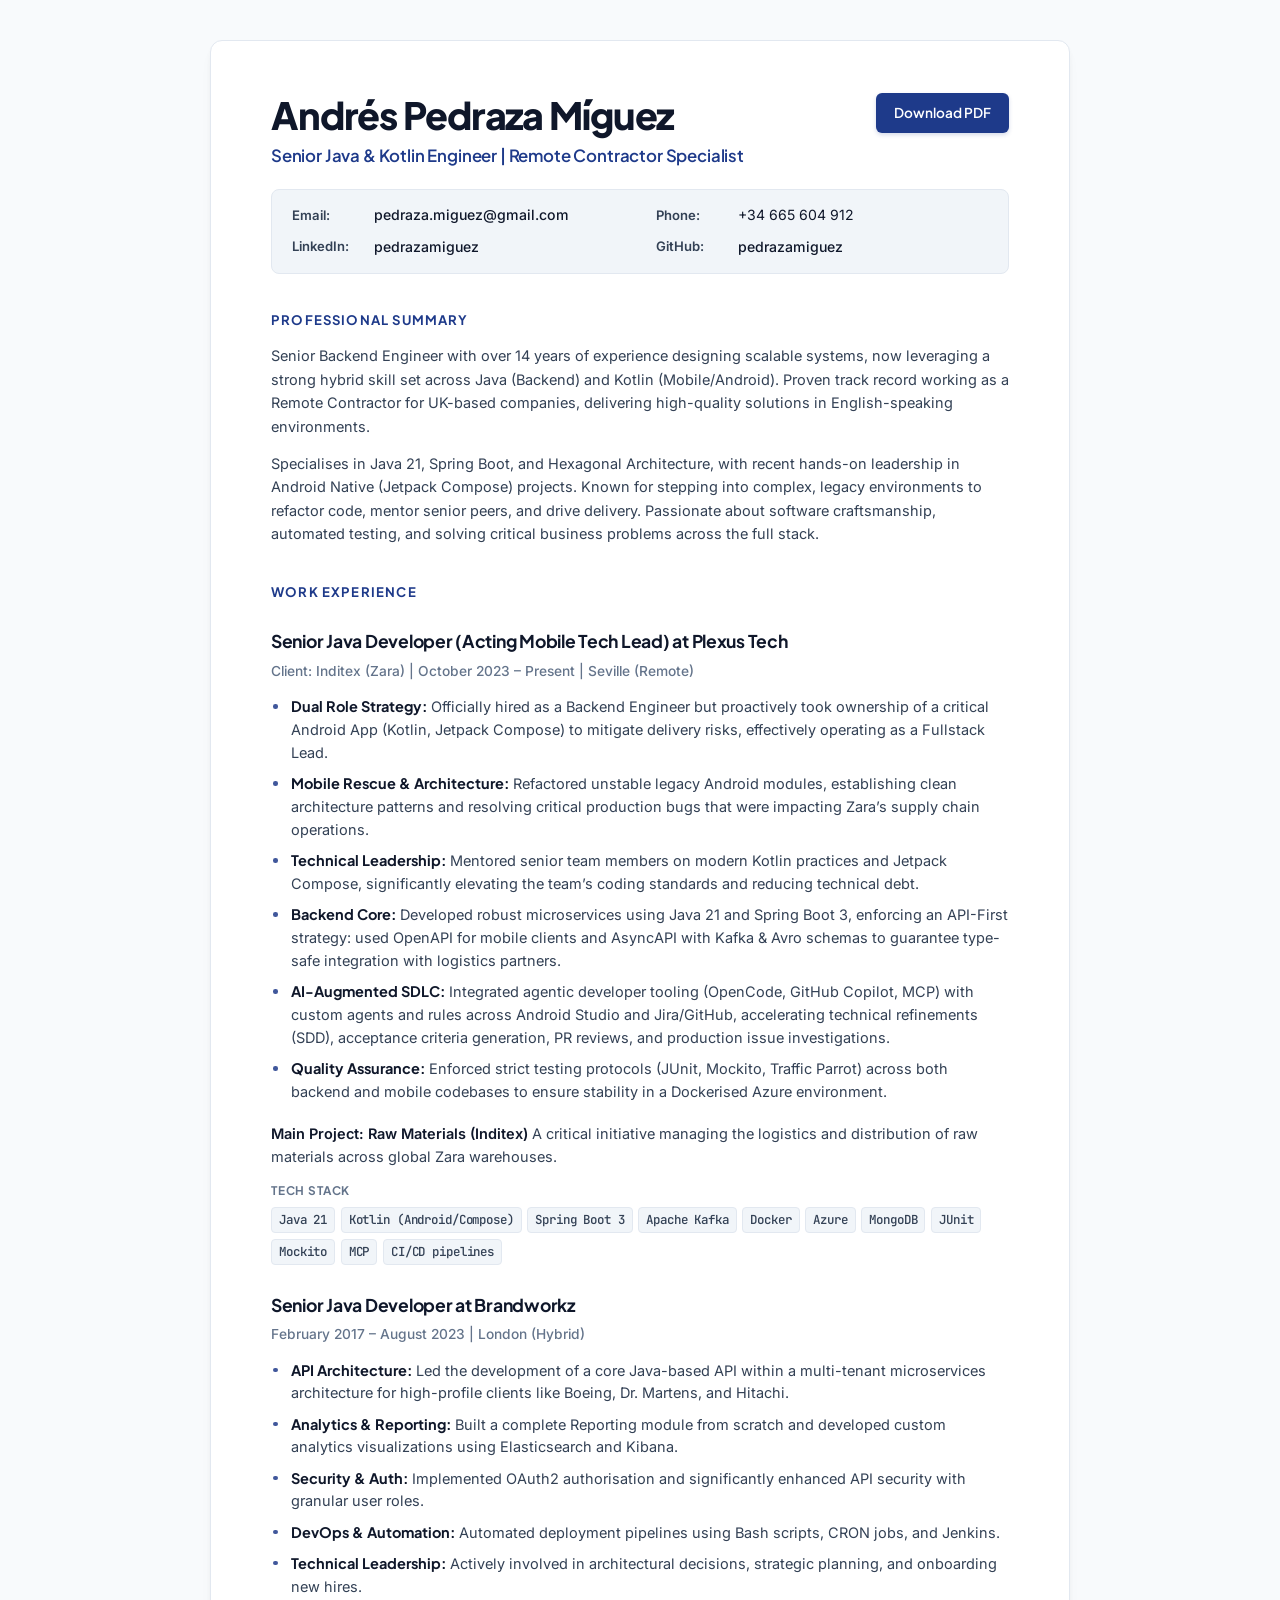
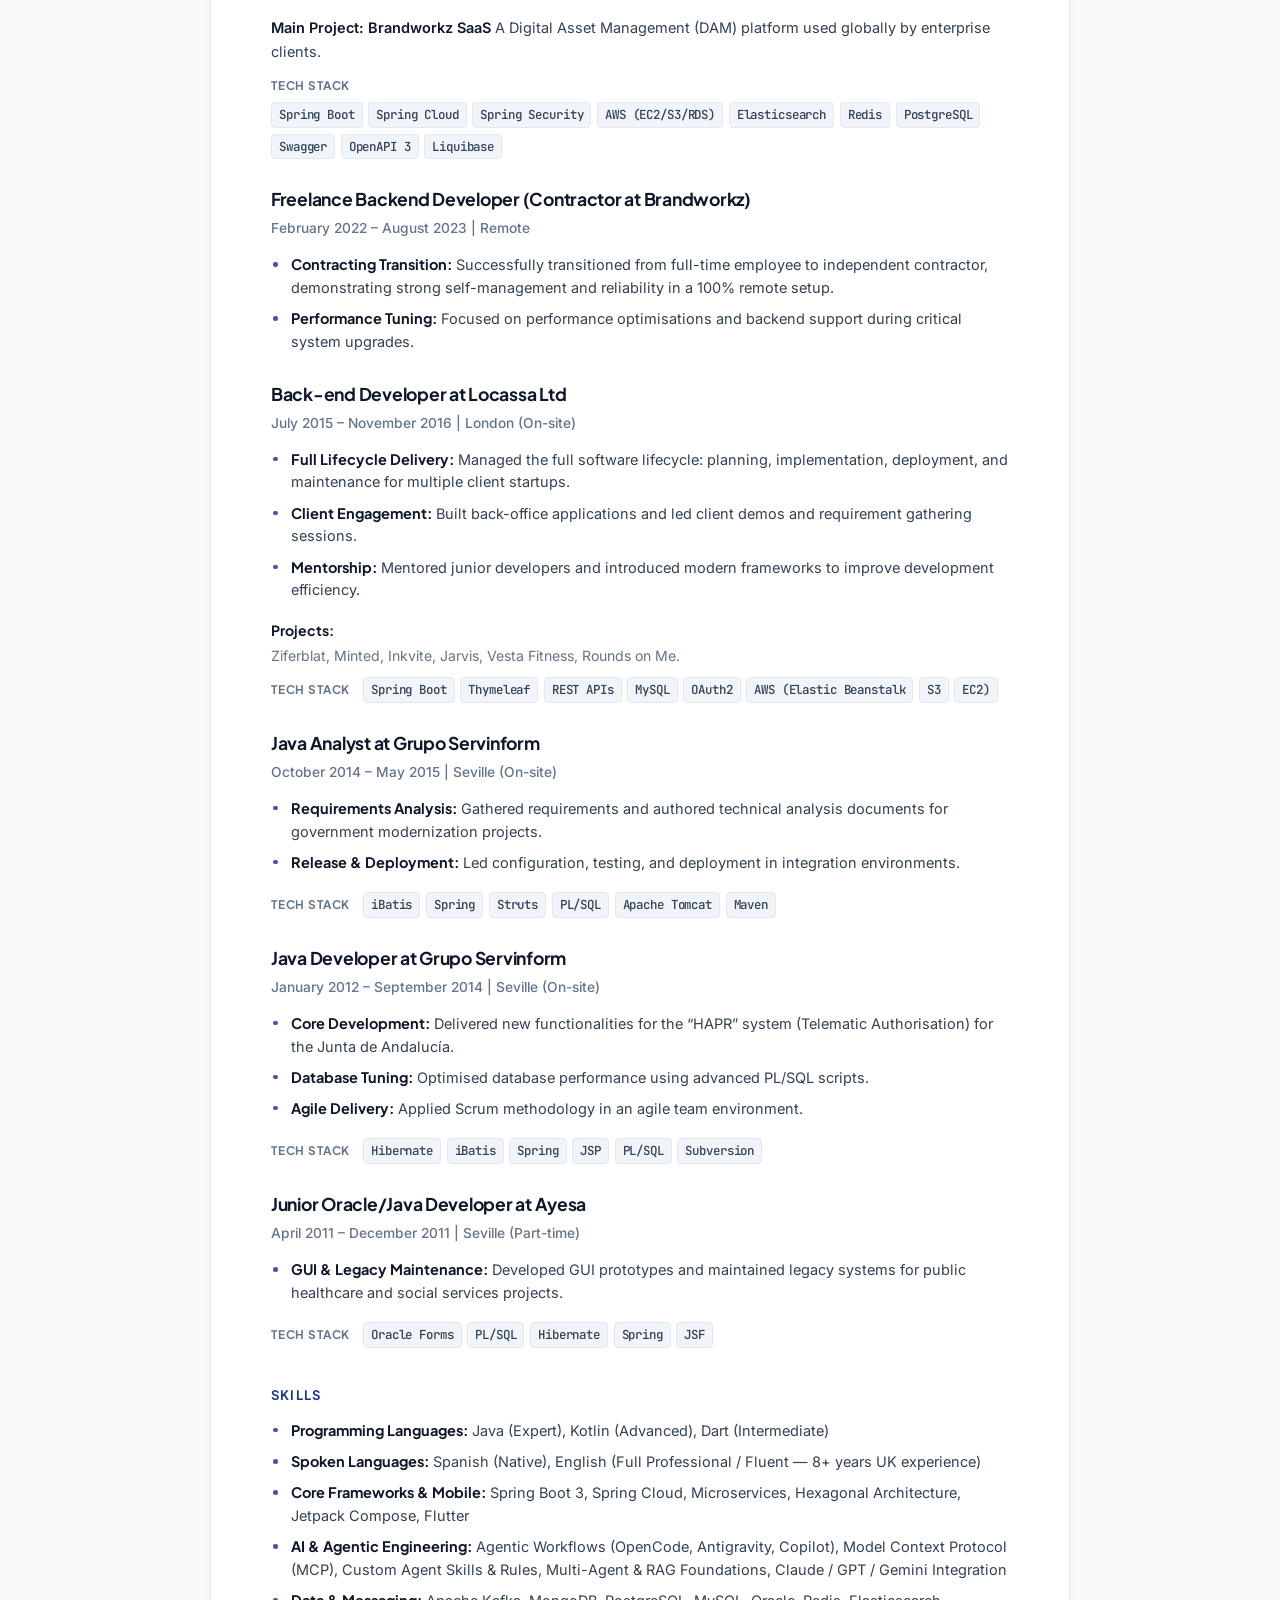
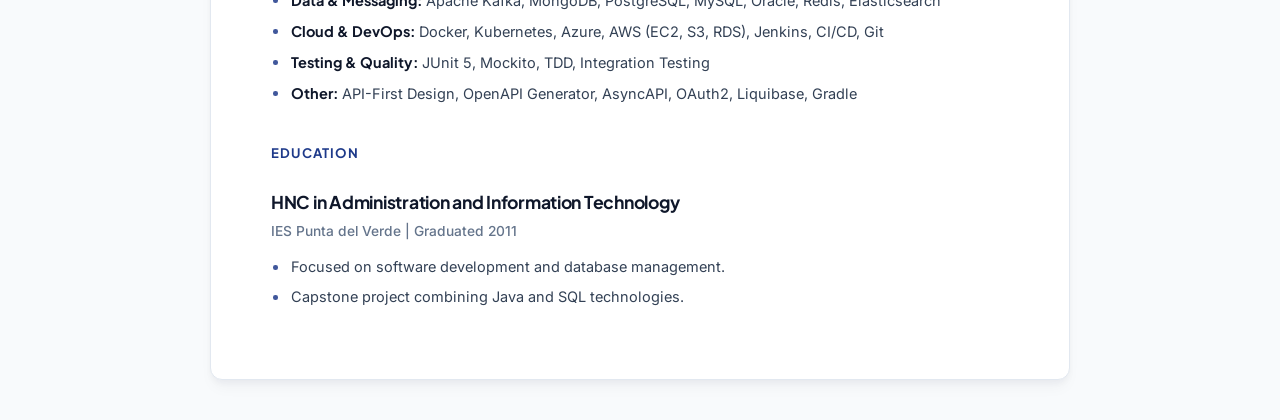
<file: index.html>
<!DOCTYPE html>
<html lang="en">
<head>
    <meta charset="UTF-8">
    <meta name="viewport" content="width=device-width, initial-scale=1.0">
    <title>Andrés Pedraza Míguez</title>
    <link rel="preconnect" href="https://fonts.googleapis.com">
    <link rel="preconnect" href="https://fonts.gstatic.com" crossorigin>
    <link href="https://fonts.googleapis.com/css2?family=Inter:ital,opsz,wght@0,14..32,100..900;1,14..32,100..900&family=JetBrains+Mono:wght@400;500;600&family=Plus+Jakarta+Sans:ital,wght@0,400..800;1,400..800&display=swap" rel="stylesheet">
    <style>
/* === Google Fonts Import === */
@import url('https://fonts.googleapis.com/css2?family=Inter:ital,opsz,wght@0,14..32,100..900;1,14..32,100..900&family=JetBrains+Mono:wght@400;500;600&family=Plus+Jakarta+Sans:ital,wght@0,400..800;1,400..800&display=swap');

/* === CSS Variables & Theme System === */
:root {
    --font-heading: 'Plus Jakarta Sans', -apple-system, BlinkMacSystemFont, 'Segoe UI', Roboto, sans-serif;
    --font-body: 'Inter', -apple-system, BlinkMacSystemFont, 'Segoe UI', Roboto, sans-serif;
    --font-mono: 'JetBrains Mono', 'SFMono-Regular', Consolas, Menlo, monospace;

    /* Executive Slate & Deep Navy Theme (Subtle, Refined, High-End) */
    --text-primary: #0f172a;       /* Slate 900 */
    --text-body: #334155;          /* Slate 700 */
    --text-muted: #64748b;         /* Slate 500 */
    --text-light: #94a3b8;         /* Slate 400 */

    --accent-primary: #1e3a8a;     /* Deep Executive Navy */
    --accent-hover: #0f172a;       /* Midnight Slate */
    --accent-link: #1d4ed8;        /* Classic Navy Link */
    --accent-subtle: #f8fafc;      /* Soft Slate */
    --accent-border: #cbd5e1;      /* Slate 300 */

    --bg-page: #f8fafc;            /* Slate 50 */
    --bg-card: #ffffff;            /* Pure White */
    --bg-muted: #f1f5f9;           /* Slate 100 */

    --border-subtle: #e2e8f0;      /* Slate 200 */
    --border-strong: #cbd5e1;      /* Slate 300 */

    --badge-bg: #f1f5f9;
    --badge-text: #334155;
    --badge-border: #e2e8f0;

    --shadow-card: 0 4px 6px -1px rgba(15, 23, 42, 0.04), 0 10px 15px -3px rgba(15, 23, 42, 0.04);
}

/* === Reset & Base Styles === */
* {
    margin: 0;
    padding: 0;
    box-sizing: border-box;
}

body {
    font-family: var(--font-body);
    font-size: 14.5px;
    color: var(--text-body);
    background-color: var(--bg-page);
    line-height: 1.6;
    padding: 40px 16px;
    -webkit-font-smoothing: antialiased;
    -moz-osx-font-smoothing: grayscale;
    overflow-x: hidden;
}

/* Document Container */
.cv-document {
    max-width: 860px;
    width: 100%;
    margin: 0 auto;
    background: var(--bg-card);
    padding: 52px 60px;
    border-radius: 12px;
    border: 1px solid var(--border-subtle);
    box-shadow: var(--shadow-card);
    word-wrap: break-word;
    overflow-wrap: break-word;
}

/* === Header Section === */
.cv-header {
    margin-bottom: 2.2rem;
}

.header-top {
    display: flex;
    justify-content: space-between;
    align-items: flex-start;
    gap: 1.5rem;
    margin-bottom: 1.25rem;
}

.header-titles {
    flex: 1;
}

h1 {
    font-family: var(--font-heading);
    font-size: 2.35rem;
    font-weight: 800;
    color: var(--text-primary);
    letter-spacing: -0.03em;
    line-height: 1.15;
    margin-bottom: 0.35rem;
    text-align: left;
}

.cv-subtitle,
h1 + p {
    font-family: var(--font-heading);
    font-size: 1.05rem;
    font-weight: 600;
    color: var(--accent-primary);
    letter-spacing: -0.01em;
    margin-bottom: 0;
    text-align: left;
}

.cv-subtitle em,
h1 + p em {
    font-style: normal;
    color: inherit;
    display: inline;
}

/* Download Action Button (Header Right) */
.header-action a,
a.download-btn {
    display: inline-flex;
    align-items: center;
    gap: 0.4rem;
    background: var(--accent-primary);
    color: #ffffff !important;
    padding: 9px 18px;
    border-radius: 6px;
    font-family: var(--font-heading);
    font-weight: 600;
    font-size: 0.85rem;
    text-decoration: none;
    box-shadow: 0 2px 4px rgba(30, 58, 138, 0.18);
    transition: all 0.15s ease;
    white-space: nowrap;
}

.header-action a:hover,
a.download-btn:hover {
    background: var(--accent-hover);
    box-shadow: 0 4px 8px rgba(30, 58, 138, 0.28);
    transform: translateY(-1px);
    text-decoration: none;
}

/* === Contact Structured Card & Grid === */
.contact-card {
    background: var(--bg-muted);
    border: 1px solid var(--border-subtle);
    border-radius: 8px;
    padding: 0.9rem 1.25rem;
    margin-top: 1rem;
}

.contact-grid {
    display: grid;
    grid-template-columns: repeat(2, 1fr);
    gap: 0.55rem 2rem;
    font-size: 0.88rem;
}

.contact-item {
    display: grid;
    grid-template-columns: 76px 1fr;
    align-items: center;
    gap: 0.4rem;
    color: var(--text-muted);
    min-width: 0;
}

.contact-label {
    font-weight: 600;
    color: var(--text-body);
    font-size: 0.82rem;
    white-space: nowrap;
}

.contact-value {
    color: var(--text-primary);
    min-width: 0;
    word-break: break-word;
    overflow-wrap: anywhere;
}

.contact-value a {
    color: var(--text-primary);
    font-weight: 500;
    text-decoration: none;
    word-break: break-word;
    overflow-wrap: anywhere;
}

.contact-value a:hover {
    color: var(--accent-link);
    text-decoration: underline;
}

/* === Section Headings (h2) === */
h2 {
    font-family: var(--font-heading);
    font-size: 0.82rem;
    font-weight: 700;
    text-transform: uppercase;
    letter-spacing: 0.09em;
    color: var(--accent-primary);
    margin-top: 2.2rem;
    margin-bottom: 0.9rem;
    padding-bottom: 0;
    border-bottom: none; /* Removed gray horizontal line */
    display: flex;
    align-items: center;
}

/* === Job Titles & Roles (h3) === */
h3 {
    font-family: var(--font-heading);
    font-size: 1.1rem;
    font-weight: 700;
    color: var(--text-primary);
    margin-top: 1.6rem;
    margin-bottom: 0.25rem;
    letter-spacing: -0.015em;
}

/* Subtitles, Company Names, Dates & Locations */
h3 + p em,
p > em {
    font-family: var(--font-body);
    font-size: 0.86rem;
    font-weight: 500;
    color: var(--text-muted);
    font-style: normal;
    display: block;
    margin-top: 0;
    margin-bottom: 0.8rem;
}

/* === Paragraphs & Content Lists === */
p {
    margin-bottom: 0.85rem;
    color: var(--text-body);
    line-height: 1.62;
}

/* Custom Uncut Circular Bullets */
ul {
    list-style: none;
    margin-left: 0;
    padding-left: 0;
    margin-bottom: 1.1rem;
}

li {
    position: relative;
    padding-left: 1.25rem;
    margin-bottom: 0.45rem;
    color: var(--text-body);
    line-height: 1.58;
}

li::before {
    content: "";
    position: absolute;
    left: 0.15rem;
    top: 0.62em;
    width: 4.5px;
    height: 4.5px;
    border-radius: 50%;
    background-color: var(--accent-primary);
    opacity: 0.85;
}

/* Bullet Lead-In Emphasis (e.g. **Dual Role Strategy:**) */
li > strong:first-child {
    font-family: var(--font-heading);
    font-weight: 700;
    color: var(--text-primary);
}

/* Regular bold words */
strong {
    font-weight: 600;
    color: var(--text-primary);
}

/* === Project Highlight Row === */
.project-highlight {
    margin-top: 0.85rem;
    margin-bottom: 0.5rem;
    font-size: 0.88rem;
    line-height: 1.55;
    color: var(--text-body);
}

.project-label {
    font-family: var(--font-heading);
    font-weight: 700;
    color: var(--text-primary);
}

.project-desc {
    display: block;
    margin-top: 0.2rem;
    color: var(--text-muted);
}

/* === Tech Stack Badge Container === */
.tech-stack-container {
    display: flex;
    flex-wrap: wrap;
    align-items: center;
    gap: 0.4rem 0.5rem;
    margin: 0.65rem 0 1.2rem 0;
    font-size: 0.85rem;
}

.tech-stack-label {
    font-family: var(--font-heading);
    font-weight: 700;
    font-size: 0.74rem;
    text-transform: uppercase;
    letter-spacing: 0.07em;
    color: var(--text-muted);
    margin-right: 0.3rem;
    white-space: nowrap;
}

.tech-pills {
    display: inline-flex;
    flex-wrap: wrap;
    align-items: center;
    gap: 0.35rem;
}

.tech-pill {
    background-color: var(--badge-bg);
    color: var(--badge-text);
    border: 1px solid var(--badge-border);
    padding: 2px 7px;
    border-radius: 4px;
    font-size: 0.78rem;
    font-family: var(--font-mono);
    font-weight: 500;
    letter-spacing: -0.01em;
}

/* === Horizontal Rules (Hidden for Clean Modern Spacing) === */
hr {
    display: none;
}

/* === Links === */
a {
    color: var(--accent-link);
    text-decoration: none;
    font-weight: 500;
    transition: color 0.15s ease;
}

a:hover {
    color: var(--accent-hover);
    text-decoration: underline;
}

/* === Code blocks & inline === */
code,
pre {
    font-family: var(--font-mono);
    background: var(--bg-muted);
    color: var(--text-primary);
    padding: 2px 6px;
    border-radius: 4px;
    font-size: 0.88em;
    border: 1px solid var(--border-subtle);
}

/* === Blockquote === */
blockquote {
    border-left: 3px solid var(--accent-primary);
    padding-left: 1rem;
    color: var(--text-muted);
    margin: 1rem 0;
    background-color: var(--bg-muted);
    border-radius: 0 6px 6px 0;
    padding: 0.5rem 1rem;
}

/* === Table Style === */
table {
    width: 100%;
    border-collapse: collapse;
    margin-bottom: 1.2rem;
}

th,
td {
    padding: 0.6rem 0.8rem;
    border-bottom: 1px solid var(--border-subtle);
    text-align: left;
}

th {
    font-family: var(--font-heading);
    font-weight: 700;
    color: var(--text-primary);
    font-size: 0.85rem;
    text-transform: uppercase;
    letter-spacing: 0.04em;
    background-color: var(--bg-muted);
}

/* === Responsive Styles (Tablet & Mobile Web) === */
@media screen and (max-width: 768px) {
    body {
        padding: 24px 12px;
    }

    .cv-document {
        padding: 36px 30px;
        border-radius: 10px;
    }

    h1 {
        font-size: 2.1rem;
    }

    .contact-grid {
        gap: 0.55rem 1.25rem;
    }
}

@media screen and (max-width: 600px) {
    body {
        padding: 12px 8px;
        font-size: 14px;
    }

    .cv-document {
        padding: 24px 16px;
        border-radius: 8px;
        box-shadow: 0 2px 4px rgba(15, 23, 42, 0.05);
    }

    .cv-header {
        margin-bottom: 1.6rem;
    }

    .header-top {
        flex-direction: column;
        align-items: stretch;
        gap: 0.85rem;
        margin-bottom: 0.85rem;
    }

    h1 {
        font-size: 1.75rem;
        letter-spacing: -0.025em;
        line-height: 1.18;
        margin-bottom: 0.25rem;
    }

    .cv-subtitle,
    h1 + p {
        font-size: 0.95rem;
        line-height: 1.4;
    }

    .header-action {
        width: 100%;
        margin-top: 0.25rem;
    }

    .header-action a,
    a.download-btn {
        display: flex;
        width: 100%;
        justify-content: center;
        padding: 10px 16px;
        font-size: 0.88rem;
    }

    .contact-card {
        padding: 0.75rem 0.9rem;
        margin-top: 0.75rem;
    }

    .contact-grid {
        grid-template-columns: 1fr;
        gap: 0.45rem;
        font-size: 0.85rem;
    }

    .contact-item {
        grid-template-columns: 72px 1fr;
        gap: 0.35rem;
    }

    h2 {
        font-size: 0.78rem;
        margin-top: 1.6rem;
        margin-bottom: 0.65rem;
    }

    h3 {
        font-size: 1.02rem;
        margin-top: 1.25rem;
        margin-bottom: 0.2rem;
    }

    h3 + p em,
    p > em {
        font-size: 0.82rem;
        margin-bottom: 0.65rem;
    }

    p {
        font-size: 0.88rem;
        line-height: 1.55;
        margin-bottom: 0.75rem;
    }

    ul {
        margin-bottom: 0.85rem;
    }

    li {
        font-size: 0.88rem;
        line-height: 1.52;
        padding-left: 1.15rem;
        margin-bottom: 0.4rem;
    }

    li::before {
        left: 0.1rem;
        top: 0.55em;
        width: 4px;
        height: 4px;
    }

    .project-highlight {
        font-size: 0.85rem;
        margin-top: 0.65rem;
        margin-bottom: 0.4rem;
    }

    .tech-stack-container {
        gap: 0.35rem 0.4rem;
        margin: 0.5rem 0 0.9rem 0;
    }

    .tech-stack-label {
        width: 100%;
        margin-bottom: 0.15rem;
        margin-right: 0;
    }

    .tech-pill {
        font-size: 0.74rem;
        padding: 2px 6px;
    }
}

@media screen and (max-width: 380px) {
    body {
        padding: 8px 4px;
    }

    .cv-document {
        padding: 20px 12px;
    }

    h1 {
        font-size: 1.55rem;
    }

    .contact-item {
        grid-template-columns: 65px 1fr;
    }
}

/* === Page Setup & Print (PDF) === */
@page {
    size: A4;
    margin: 14mm 14mm 14mm 14mm;
}

@media print {
    html, body {
        background: #ffffff !important;
        color: #1e293b !important;
        font-size: 12.5px;
        line-height: 1.46;
        padding: 0 !important;
        margin: 0 !important;
        -webkit-print-color-adjust: exact;
        print-color-adjust: exact;
    }

    .cv-document {
        max-width: 100% !important;
        padding: 0 !important;
        margin: 0 !important;
        background: transparent !important;
        border: none !important;
        box-shadow: none !important;
        border-radius: 0 !important;
    }

    .cv-header {
        margin-bottom: 1.2rem;
    }

    .header-top {
        margin-bottom: 0.6rem;
    }

    h1 {
        font-size: 1.95rem;
        margin-bottom: 0.2rem;
        color: #0f172a !important;
    }

    .cv-subtitle,
    h1 + p {
        font-size: 0.95rem;
        margin-bottom: 0;
        color: #1e3a8a !important;
    }

    .contact-card {
        padding: 0.5rem 0.9rem;
        margin-top: 0.75rem;
        margin-bottom: 1.2rem;
        background: #f8fafc !important;
        border: 1px solid #e2e8f0 !important;
        border-radius: 6px;
    }

    .contact-grid {
        grid-template-columns: repeat(2, 1fr);
        gap: 0.35rem 1.5rem;
        font-size: 0.78rem;
    }

    .contact-item {
        display: grid;
        grid-template-columns: 70px 1fr;
        align-items: center;
        gap: 0.35rem;
    }

    .contact-label {
        font-size: 0.75rem;
        white-space: nowrap;
    }

    h2 {
        font-size: 0.78rem;
        margin-top: 1.3rem;
        margin-bottom: 0.45rem;
        padding-bottom: 0;
        color: #1e3a8a !important;
        border-bottom: none !important;
        page-break-after: avoid;
        break-after: avoid;
    }

    h3 {
        font-size: 0.98rem;
        margin-top: 1.1rem;
        margin-bottom: 0.15rem;
        color: #0f172a !important;
        page-break-after: avoid;
        break-after: avoid;
    }

    h3 + p em,
    p > em {
        margin-bottom: 0.45rem;
        font-size: 0.8rem;
        color: #64748b !important;
        page-break-after: avoid;
        break-after: avoid;
    }

    li {
        padding-left: 1rem;
        margin-bottom: 0.35rem;
    }

    li::before {
        left: 0.1rem;
        top: 0.58em;
        width: 4px;
        height: 4px;
        background-color: #1e3a8a !important;
        -webkit-print-color-adjust: exact;
        print-color-adjust: exact;
    }

    .project-highlight {
        margin-top: 0.5rem;
        margin-bottom: 0.35rem;
        font-size: 0.82rem;
    }

    .tech-stack-container {
        margin: 0.45rem 0 0.8rem 0;
        page-break-inside: avoid;
        break-inside: avoid;
    }

    .tech-stack-label {
        font-size: 0.72rem;
    }

    .tech-pill {
        background-color: #f1f5f9 !important;
        color: #334155 !important;
        border: 1px solid #e2e8f0 !important;
        font-size: 0.74rem;
        padding: 1px 5px;
    }

    ul {
        margin-left: 0;
        padding-left: 0;
        margin-bottom: 0.7rem;
    }

    p {
        margin-bottom: 0.5rem;
    }

    hr {
        display: none !important;
    }

    a {
        color: #1e3a8a !important;
        text-decoration: none;
    }
}
    </style>
</head>
<body>
    <main class="cv-document">
<header class="cv-header">
  <div class="header-top">
    <div class="header-titles">
      <h1>Andrés Pedraza Míguez</h1>
      <p class="cv-subtitle">Senior Java &amp; Kotlin Engineer | Remote Contractor Specialist</p>
    </div>
    <div class="header-action"><a href="CV_andres_pedraza_miguez.pdf" download>Download PDF</a></div>
  </div>
  <div class="contact-card">
    <div class="contact-grid">
      <div class="contact-item"><span class="contact-label">Email:</span> <span class="contact-value"><a href="mailto:pedraza.miguez@gmail.com">pedraza.miguez@gmail.com</a></span></div>
      <div class="contact-item"><span class="contact-label">Phone:</span> <span class="contact-value">+34 665 604 912</span></div>
      <div class="contact-item"><span class="contact-label">LinkedIn:</span> <span class="contact-value"><a href="https://www.linkedin.com/in/pedrazamiguez/">pedrazamiguez</a></span></div>
      <div class="contact-item"><span class="contact-label">GitHub:</span> <span class="contact-value"><a href="https://github.com/pedrazamiguez">pedrazamiguez</a></span></div>
    </div>
  </div>
</header>
<h2>Professional Summary</h2>
<p>Senior Backend Engineer with over 14 years of experience designing scalable systems, now leveraging a strong hybrid skill set across Java (Backend) and Kotlin (Mobile/Android). Proven track record working as a Remote Contractor for UK-based companies, delivering high-quality solutions in English-speaking environments.</p>
<p>Specialises in Java 21, Spring Boot, and Hexagonal Architecture, with recent hands-on leadership in Android Native (Jetpack Compose) projects. Known for stepping into complex, legacy environments to refactor code, mentor senior peers, and drive delivery. Passionate about software craftsmanship, automated testing, and solving critical business problems across the full stack.</p>
<h2>Work Experience</h2>
<h3>Senior Java Developer (Acting Mobile Tech Lead) at Plexus Tech</h3>
<p><em>Client: Inditex (Zara) | October 2023 – Present | Seville (Remote)</em></p>
<ul>
<li><strong>Dual Role Strategy:</strong> Officially hired as a Backend Engineer but proactively took ownership of a critical Android App (Kotlin, Jetpack Compose) to mitigate delivery risks, effectively operating as a Fullstack Lead.</li>
<li><strong>Mobile Rescue &amp; Architecture:</strong> Refactored unstable legacy Android modules, establishing clean architecture patterns and resolving critical production bugs that were impacting Zara&rsquo;s supply chain operations.</li>
<li><strong>Technical Leadership:</strong> Mentored senior team members on modern Kotlin practices and Jetpack Compose, significantly elevating the team&rsquo;s coding standards and reducing technical debt.</li>
<li><strong>Backend Core:</strong> Developed robust microservices using Java 21 and Spring Boot 3, enforcing an API-First strategy: used OpenAPI for mobile clients and AsyncAPI with Kafka &amp; Avro schemas to guarantee type-safe integration with logistics partners.</li>
<li><strong>AI-Augmented SDLC:</strong> Integrated agentic developer tooling (OpenCode, GitHub Copilot, MCP) with custom agents and rules across Android Studio and Jira/GitHub, accelerating technical refinements (SDD), acceptance criteria generation, PR reviews, and production issue investigations.</li>
<li><strong>Quality Assurance:</strong> Enforced strict testing protocols (JUnit, Mockito, Traffic Parrot) across both backend and mobile codebases to ensure stability in a Dockerised Azure environment.</li>
</ul>
<p><strong>Main Project: Raw Materials (Inditex)</strong>
A critical initiative managing the logistics and distribution of raw materials across global Zara warehouses.</p>
<div class="tech-stack-container"><span class="tech-stack-label">TECH STACK</span><div class="tech-pills"><span class="tech-pill">Java 21</span><span class="tech-pill">Kotlin (Android/Compose)</span><span class="tech-pill">Spring Boot 3</span><span class="tech-pill">Apache Kafka</span><span class="tech-pill">Docker</span><span class="tech-pill">Azure</span><span class="tech-pill">MongoDB</span><span class="tech-pill">JUnit</span><span class="tech-pill">Mockito</span><span class="tech-pill">MCP</span><span class="tech-pill">CI/CD pipelines</span></div></div>
<hr />
<h3>Senior Java Developer at Brandworkz</h3>
<p><em>February 2017 – August 2023 | London (Hybrid)</em></p>
<ul>
<li><strong>API Architecture:</strong> Led the development of a core Java-based API within a multi-tenant microservices architecture for high-profile clients like Boeing, Dr. Martens, and Hitachi.</li>
<li><strong>Analytics &amp; Reporting:</strong> Built a complete Reporting module from scratch and developed custom analytics visualizations using Elasticsearch and Kibana.</li>
<li><strong>Security &amp; Auth:</strong> Implemented OAuth2 authorisation and significantly enhanced API security with granular user roles.</li>
<li><strong>DevOps &amp; Automation:</strong> Automated deployment pipelines using Bash scripts, CRON jobs, and Jenkins.</li>
<li><strong>Technical Leadership:</strong> Actively involved in architectural decisions, strategic planning, and onboarding new hires.</li>
</ul>
<p><strong>Main Project: Brandworkz SaaS</strong>
A Digital Asset Management (DAM) platform used globally by enterprise clients.</p>
<div class="tech-stack-container"><span class="tech-stack-label">TECH STACK</span><div class="tech-pills"><span class="tech-pill">Spring Boot</span><span class="tech-pill">Spring Cloud</span><span class="tech-pill">Spring Security</span><span class="tech-pill">AWS (EC2/S3/RDS)</span><span class="tech-pill">Elasticsearch</span><span class="tech-pill">Redis</span><span class="tech-pill">PostgreSQL</span><span class="tech-pill">Swagger</span><span class="tech-pill">OpenAPI 3</span><span class="tech-pill">Liquibase</span></div></div>
<hr />
<h3>Freelance Backend Developer (Contractor at Brandworkz)</h3>
<p><em>February 2022 – August 2023 | Remote</em></p>
<ul>
<li><strong>Contracting Transition:</strong> Successfully transitioned from full-time employee to independent contractor, demonstrating strong self-management and reliability in a 100% remote setup.</li>
<li><strong>Performance Tuning:</strong> Focused on performance optimisations and backend support during critical system upgrades.</li>
</ul>
<hr />
<h3>Back-end Developer at Locassa Ltd</h3>
<p><em>July 2015 – November 2016 | London (On-site)</em></p>
<ul>
<li><strong>Full Lifecycle Delivery:</strong> Managed the full software lifecycle: planning, implementation, deployment, and maintenance for multiple client startups.</li>
<li><strong>Client Engagement:</strong> Built back-office applications and led client demos and requirement gathering sessions.</li>
<li><strong>Mentorship:</strong> Mentored junior developers and introduced modern frameworks to improve development efficiency.</li>
</ul>
<div class="project-highlight"><span class="project-label">Projects:</span> <span class="project-desc">Ziferblat, Minted, Inkvite, Jarvis, Vesta Fitness, Rounds on Me.</span></div>
<div class="tech-stack-container"><span class="tech-stack-label">TECH STACK</span><div class="tech-pills"><span class="tech-pill">Spring Boot</span><span class="tech-pill">Thymeleaf</span><span class="tech-pill">REST APIs</span><span class="tech-pill">MySQL</span><span class="tech-pill">OAuth2</span><span class="tech-pill">AWS (Elastic Beanstalk</span><span class="tech-pill">S3</span><span class="tech-pill">EC2)</span></div></div>
<hr />
<h3>Java Analyst at Grupo Servinform</h3>
<p><em>October 2014 – May 2015 | Seville (On-site)</em></p>
<ul>
<li><strong>Requirements Analysis:</strong> Gathered requirements and authored technical analysis documents for government modernization projects.</li>
<li><strong>Release &amp; Deployment:</strong> Led configuration, testing, and deployment in integration environments.</li>
</ul>
<div class="tech-stack-container"><span class="tech-stack-label">TECH STACK</span><div class="tech-pills"><span class="tech-pill">iBatis</span><span class="tech-pill">Spring</span><span class="tech-pill">Struts</span><span class="tech-pill">PL/SQL</span><span class="tech-pill">Apache Tomcat</span><span class="tech-pill">Maven</span></div></div>
<hr />
<h3>Java Developer at Grupo Servinform</h3>
<p><em>January 2012 – September 2014 | Seville (On-site)</em></p>
<ul>
<li><strong>Core Development:</strong> Delivered new functionalities for the &ldquo;HAPR&rdquo; system (Telematic Authorisation) for the Junta de Andalucía.</li>
<li><strong>Database Tuning:</strong> Optimised database performance using advanced PL/SQL scripts.</li>
<li><strong>Agile Delivery:</strong> Applied Scrum methodology in an agile team environment.</li>
</ul>
<div class="tech-stack-container"><span class="tech-stack-label">TECH STACK</span><div class="tech-pills"><span class="tech-pill">Hibernate</span><span class="tech-pill">iBatis</span><span class="tech-pill">Spring</span><span class="tech-pill">JSP</span><span class="tech-pill">PL/SQL</span><span class="tech-pill">Subversion</span></div></div>
<hr />
<h3>Junior Oracle/Java Developer at Ayesa</h3>
<p><em>April 2011 – December 2011 | Seville (Part-time)</em></p>
<ul>
<li><strong>GUI &amp; Legacy Maintenance:</strong> Developed GUI prototypes and maintained legacy systems for public healthcare and social services projects.</li>
</ul>
<div class="tech-stack-container"><span class="tech-stack-label">TECH STACK</span><div class="tech-pills"><span class="tech-pill">Oracle Forms</span><span class="tech-pill">PL/SQL</span><span class="tech-pill">Hibernate</span><span class="tech-pill">Spring</span><span class="tech-pill">JSF</span></div></div>
<h2>Skills</h2>
<ul>
<li><strong>Programming Languages:</strong> Java (Expert), Kotlin (Advanced), Dart (Intermediate)</li>
<li><strong>Spoken Languages:</strong> Spanish (Native), English (Full Professional / Fluent — 8+ years UK experience)</li>
<li><strong>Core Frameworks &amp; Mobile:</strong> Spring Boot 3, Spring Cloud, Microservices, Hexagonal Architecture, Jetpack Compose, Flutter</li>
<li><strong>AI &amp; Agentic Engineering:</strong> Agentic Workflows (OpenCode, Antigravity, Copilot), Model Context Protocol (MCP), Custom Agent Skills &amp; Rules, Multi-Agent &amp; RAG Foundations, Claude / GPT / Gemini Integration</li>
<li><strong>Data &amp; Messaging:</strong> Apache Kafka, MongoDB, PostgreSQL, MySQL, Oracle, Redis, Elasticsearch</li>
<li><strong>Cloud &amp; DevOps:</strong> Docker, Kubernetes, Azure, AWS (EC2, S3, RDS), Jenkins, CI/CD, Git</li>
<li><strong>Testing &amp; Quality:</strong> JUnit 5, Mockito, TDD, Integration Testing</li>
<li><strong>Other:</strong> API-First Design, OpenAPI Generator, AsyncAPI, OAuth2, Liquibase, Gradle</li>
</ul>
<h2>Education</h2>
<h3>HNC in Administration and Information Technology</h3>
<p><em>IES Punta del Verde | Graduated 2011</em></p>
<ul>
<li>Focused on software development and database management.</li>
<li>Capstone project combining Java and SQL technologies.</li>
</ul>
    </main>
</body>
</html>
</file>
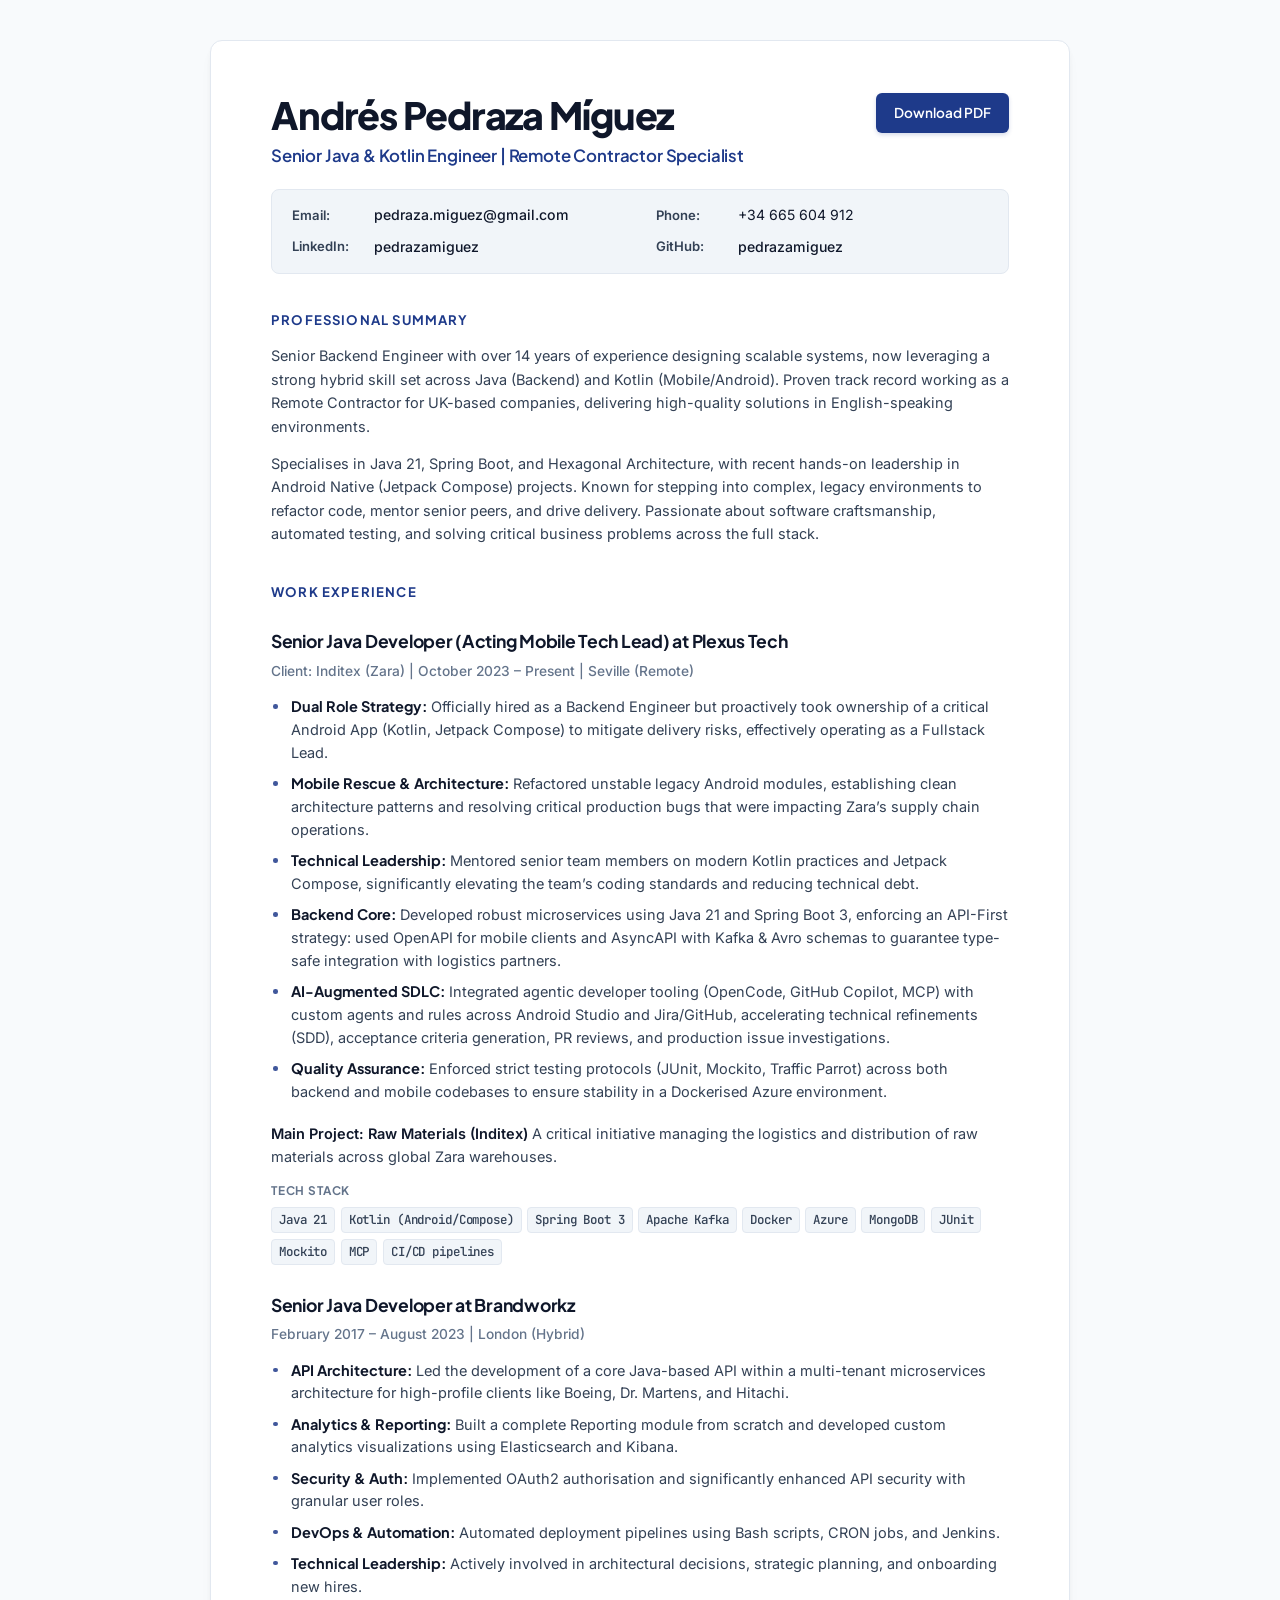
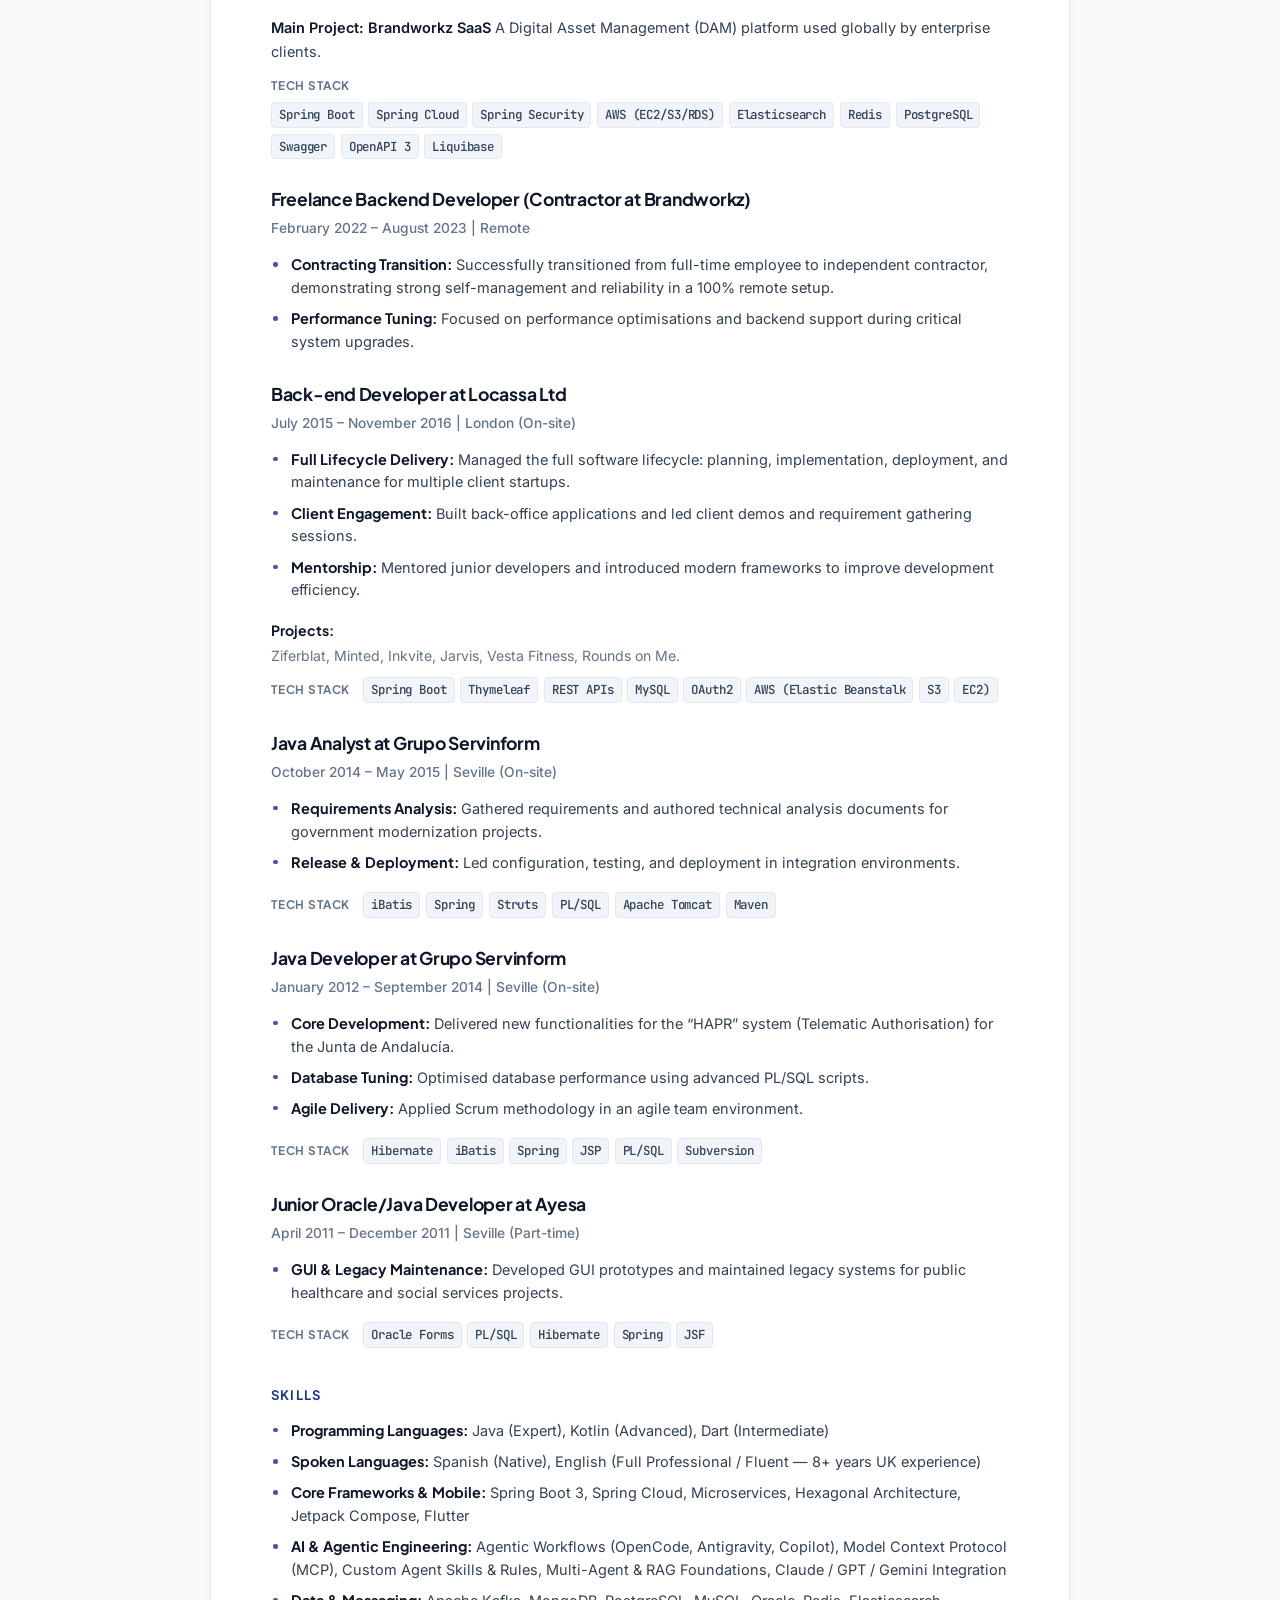
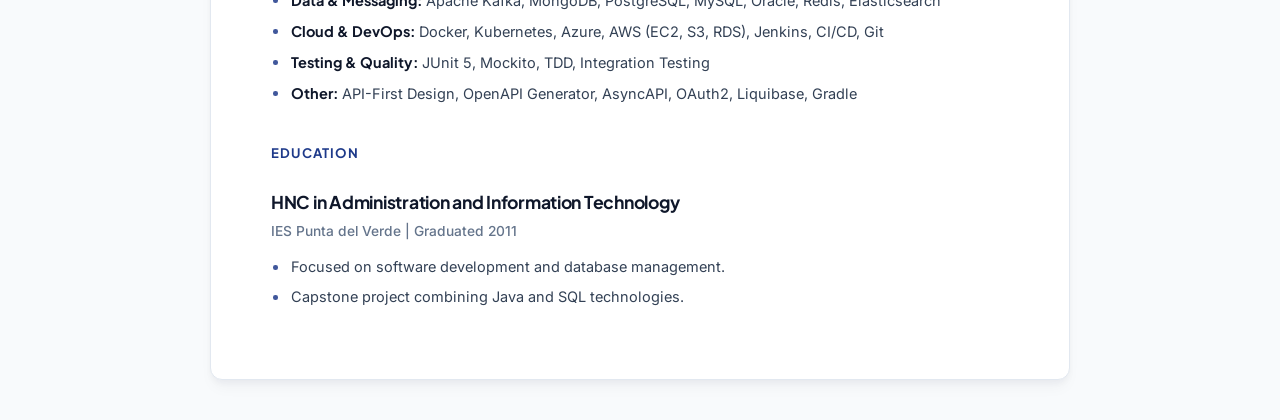
<file: tailored/index.html>
<!DOCTYPE html>
<html lang="en">
<head>
    <meta charset="UTF-8">
    <meta http-equiv="refresh" content="0; url=../">
    <link rel="canonical" href="https://pedrazamiguez.github.io/">
    <title>Redirecting to Andrés Pedraza Míguez CV...</title>
    <script>window.location.replace("../");</script>
</head>
<body>
    <p>Redirecting to <a href="../">Andrés Pedraza Míguez - Online CV</a>...</p>
</body>
</html>
</file>
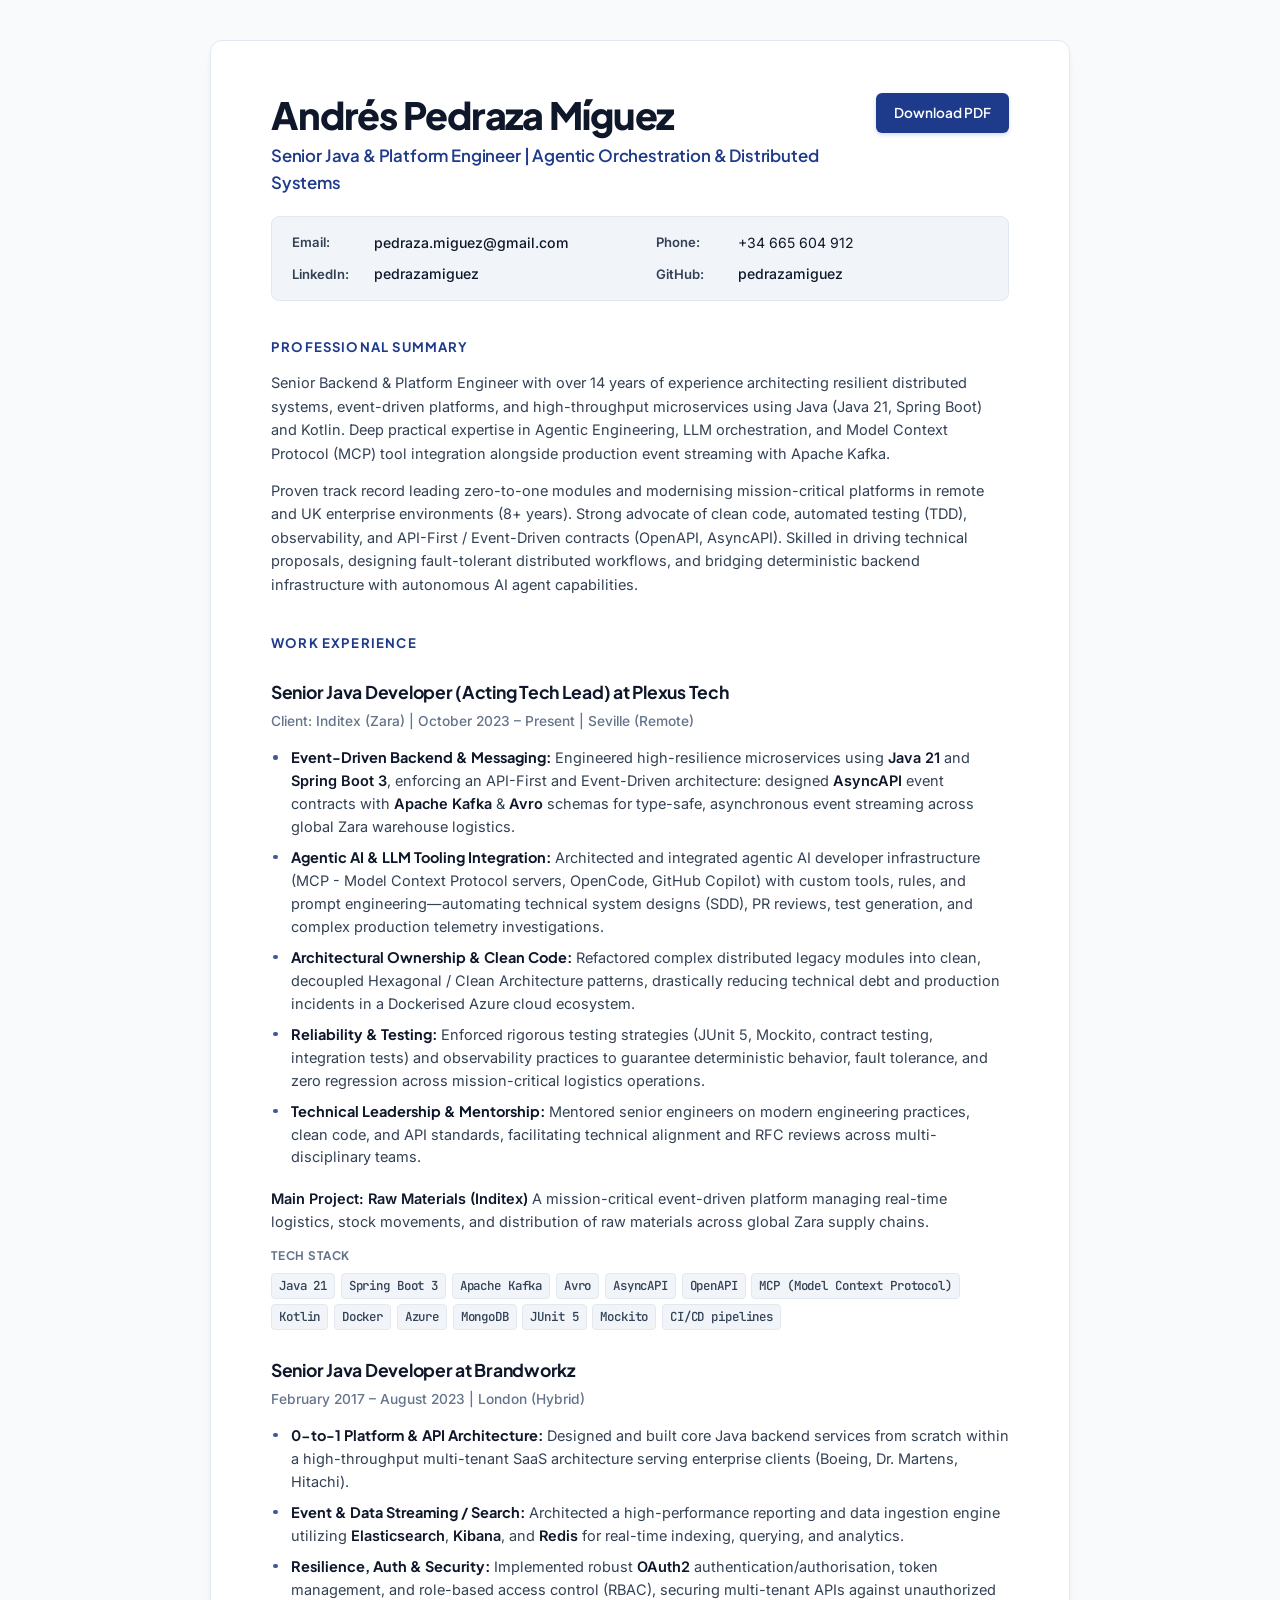
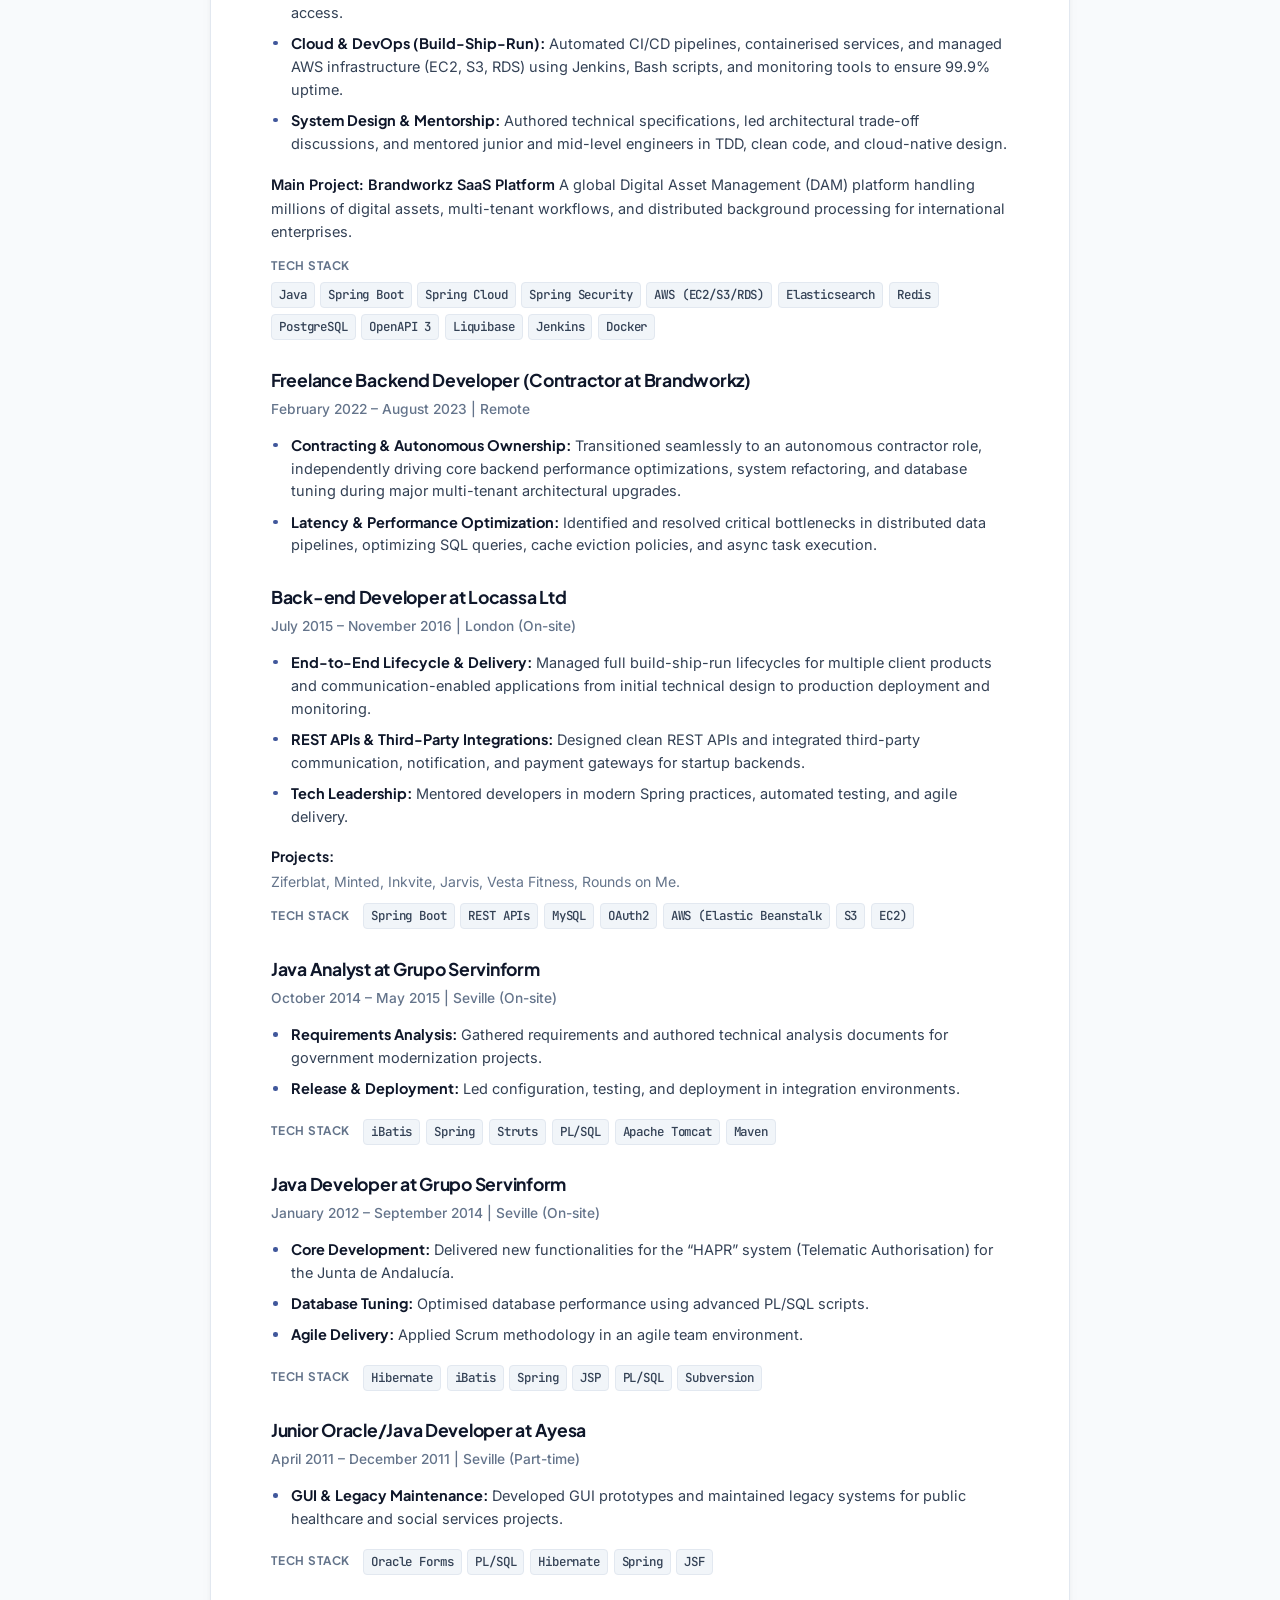
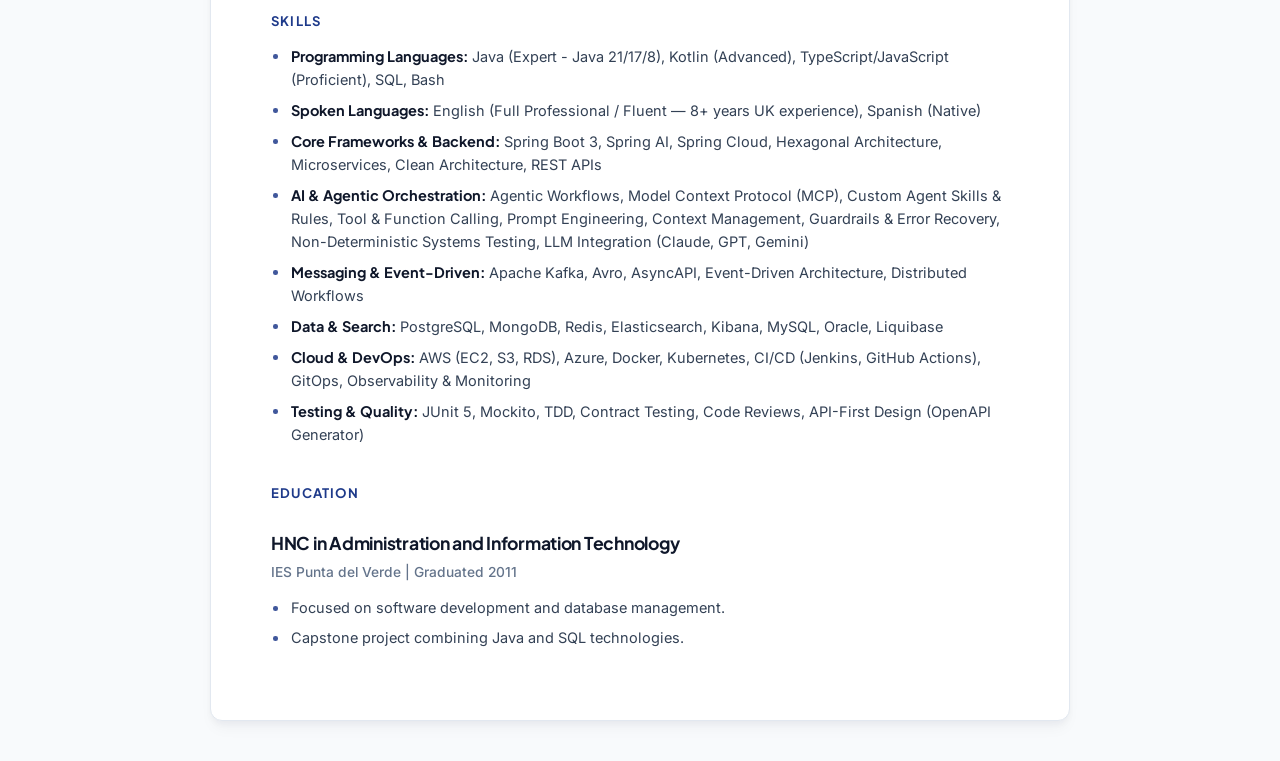
<file: tailored/CV_Andres_Pedraza_Sinch_Senior_Java_Engineer.html>
<!DOCTYPE html>
<html lang="en">
<head>
    <meta charset="UTF-8">
    <meta name="viewport" content="width=device-width, initial-scale=1.0">
    <title>Andrés Pedraza Míguez</title>
    <link rel="preconnect" href="https://fonts.googleapis.com">
    <link rel="preconnect" href="https://fonts.gstatic.com" crossorigin>
    <link href="https://fonts.googleapis.com/css2?family=Inter:ital,opsz,wght@0,14..32,100..900;1,14..32,100..900&family=JetBrains+Mono:wght@400;500;600&family=Plus+Jakarta+Sans:ital,wght@0,400..800;1,400..800&display=swap" rel="stylesheet">
    <style>
/* === Google Fonts Import === */
@import url('https://fonts.googleapis.com/css2?family=Inter:ital,opsz,wght@0,14..32,100..900;1,14..32,100..900&family=JetBrains+Mono:wght@400;500;600&family=Plus+Jakarta+Sans:ital,wght@0,400..800;1,400..800&display=swap');

/* === CSS Variables & Theme System === */
:root {
    --font-heading: 'Plus Jakarta Sans', -apple-system, BlinkMacSystemFont, 'Segoe UI', Roboto, sans-serif;
    --font-body: 'Inter', -apple-system, BlinkMacSystemFont, 'Segoe UI', Roboto, sans-serif;
    --font-mono: 'JetBrains Mono', 'SFMono-Regular', Consolas, Menlo, monospace;

    /* Executive Slate & Deep Navy Theme (Subtle, Refined, High-End) */
    --text-primary: #0f172a;       /* Slate 900 */
    --text-body: #334155;          /* Slate 700 */
    --text-muted: #64748b;         /* Slate 500 */
    --text-light: #94a3b8;         /* Slate 400 */

    --accent-primary: #1e3a8a;     /* Deep Executive Navy */
    --accent-hover: #0f172a;       /* Midnight Slate */
    --accent-link: #1d4ed8;        /* Classic Navy Link */
    --accent-subtle: #f8fafc;      /* Soft Slate */
    --accent-border: #cbd5e1;      /* Slate 300 */

    --bg-page: #f8fafc;            /* Slate 50 */
    --bg-card: #ffffff;            /* Pure White */
    --bg-muted: #f1f5f9;           /* Slate 100 */

    --border-subtle: #e2e8f0;      /* Slate 200 */
    --border-strong: #cbd5e1;      /* Slate 300 */

    --badge-bg: #f1f5f9;
    --badge-text: #334155;
    --badge-border: #e2e8f0;

    --shadow-card: 0 4px 6px -1px rgba(15, 23, 42, 0.04), 0 10px 15px -3px rgba(15, 23, 42, 0.04);
}

/* === Reset & Base Styles === */
* {
    margin: 0;
    padding: 0;
    box-sizing: border-box;
}

body {
    font-family: var(--font-body);
    font-size: 14.5px;
    color: var(--text-body);
    background-color: var(--bg-page);
    line-height: 1.6;
    padding: 40px 16px;
    -webkit-font-smoothing: antialiased;
    -moz-osx-font-smoothing: grayscale;
    overflow-x: hidden;
}

/* Document Container */
.cv-document {
    max-width: 860px;
    width: 100%;
    margin: 0 auto;
    background: var(--bg-card);
    padding: 52px 60px;
    border-radius: 12px;
    border: 1px solid var(--border-subtle);
    box-shadow: var(--shadow-card);
    word-wrap: break-word;
    overflow-wrap: break-word;
}

/* === Header Section === */
.cv-header {
    margin-bottom: 2.2rem;
}

.header-top {
    display: flex;
    justify-content: space-between;
    align-items: flex-start;
    gap: 1.5rem;
    margin-bottom: 1.25rem;
}

.header-titles {
    flex: 1;
}

h1 {
    font-family: var(--font-heading);
    font-size: 2.35rem;
    font-weight: 800;
    color: var(--text-primary);
    letter-spacing: -0.03em;
    line-height: 1.15;
    margin-bottom: 0.35rem;
    text-align: left;
}

.cv-subtitle,
h1 + p {
    font-family: var(--font-heading);
    font-size: 1.05rem;
    font-weight: 600;
    color: var(--accent-primary);
    letter-spacing: -0.01em;
    margin-bottom: 0;
    text-align: left;
}

.cv-subtitle em,
h1 + p em {
    font-style: normal;
    color: inherit;
    display: inline;
}

/* Download Action Button (Header Right) */
.header-action a,
a.download-btn {
    display: inline-flex;
    align-items: center;
    gap: 0.4rem;
    background: var(--accent-primary);
    color: #ffffff !important;
    padding: 9px 18px;
    border-radius: 6px;
    font-family: var(--font-heading);
    font-weight: 600;
    font-size: 0.85rem;
    text-decoration: none;
    box-shadow: 0 2px 4px rgba(30, 58, 138, 0.18);
    transition: all 0.15s ease;
    white-space: nowrap;
}

.header-action a:hover,
a.download-btn:hover {
    background: var(--accent-hover);
    box-shadow: 0 4px 8px rgba(30, 58, 138, 0.28);
    transform: translateY(-1px);
    text-decoration: none;
}

/* === Contact Structured Card & Grid === */
.contact-card {
    background: var(--bg-muted);
    border: 1px solid var(--border-subtle);
    border-radius: 8px;
    padding: 0.9rem 1.25rem;
    margin-top: 1rem;
}

.contact-grid {
    display: grid;
    grid-template-columns: repeat(2, 1fr);
    gap: 0.55rem 2rem;
    font-size: 0.88rem;
}

.contact-item {
    display: grid;
    grid-template-columns: 76px 1fr;
    align-items: center;
    gap: 0.4rem;
    color: var(--text-muted);
    min-width: 0;
}

.contact-label {
    font-weight: 600;
    color: var(--text-body);
    font-size: 0.82rem;
    white-space: nowrap;
}

.contact-value {
    color: var(--text-primary);
    min-width: 0;
    word-break: break-word;
    overflow-wrap: anywhere;
}

.contact-value a {
    color: var(--text-primary);
    font-weight: 500;
    text-decoration: none;
    word-break: break-word;
    overflow-wrap: anywhere;
}

.contact-value a:hover {
    color: var(--accent-link);
    text-decoration: underline;
}

/* === Section Headings (h2) === */
h2 {
    font-family: var(--font-heading);
    font-size: 0.82rem;
    font-weight: 700;
    text-transform: uppercase;
    letter-spacing: 0.09em;
    color: var(--accent-primary);
    margin-top: 2.2rem;
    margin-bottom: 0.9rem;
    padding-bottom: 0;
    border-bottom: none; /* Removed gray horizontal line */
    display: flex;
    align-items: center;
}

/* === Job Titles & Roles (h3) === */
h3 {
    font-family: var(--font-heading);
    font-size: 1.1rem;
    font-weight: 700;
    color: var(--text-primary);
    margin-top: 1.6rem;
    margin-bottom: 0.25rem;
    letter-spacing: -0.015em;
}

/* Subtitles, Company Names, Dates & Locations */
h3 + p em,
p > em {
    font-family: var(--font-body);
    font-size: 0.86rem;
    font-weight: 500;
    color: var(--text-muted);
    font-style: normal;
    display: block;
    margin-top: 0;
    margin-bottom: 0.8rem;
}

/* === Paragraphs & Content Lists === */
p {
    margin-bottom: 0.85rem;
    color: var(--text-body);
    line-height: 1.62;
}

/* Custom Uncut Circular Bullets */
ul {
    list-style: none;
    margin-left: 0;
    padding-left: 0;
    margin-bottom: 1.1rem;
}

li {
    position: relative;
    padding-left: 1.25rem;
    margin-bottom: 0.45rem;
    color: var(--text-body);
    line-height: 1.58;
}

li::before {
    content: "";
    position: absolute;
    left: 0.15rem;
    top: 0.62em;
    width: 4.5px;
    height: 4.5px;
    border-radius: 50%;
    background-color: var(--accent-primary);
    opacity: 0.85;
}

/* Bullet Lead-In Emphasis (e.g. **Dual Role Strategy:**) */
li > strong:first-child {
    font-family: var(--font-heading);
    font-weight: 700;
    color: var(--text-primary);
}

/* Regular bold words */
strong {
    font-weight: 600;
    color: var(--text-primary);
}

/* === Project Highlight Row === */
.project-highlight {
    margin-top: 0.85rem;
    margin-bottom: 0.5rem;
    font-size: 0.88rem;
    line-height: 1.55;
    color: var(--text-body);
}

.project-label {
    font-family: var(--font-heading);
    font-weight: 700;
    color: var(--text-primary);
}

.project-desc {
    display: block;
    margin-top: 0.2rem;
    color: var(--text-muted);
}

/* === Tech Stack Badge Container === */
.tech-stack-container {
    display: flex;
    flex-wrap: wrap;
    align-items: center;
    gap: 0.4rem 0.5rem;
    margin: 0.65rem 0 1.2rem 0;
    font-size: 0.85rem;
}

.tech-stack-label {
    font-family: var(--font-heading);
    font-weight: 700;
    font-size: 0.74rem;
    text-transform: uppercase;
    letter-spacing: 0.07em;
    color: var(--text-muted);
    margin-right: 0.3rem;
    white-space: nowrap;
}

.tech-pills {
    display: inline-flex;
    flex-wrap: wrap;
    align-items: center;
    gap: 0.35rem;
}

.tech-pill {
    background-color: var(--badge-bg);
    color: var(--badge-text);
    border: 1px solid var(--badge-border);
    padding: 2px 7px;
    border-radius: 4px;
    font-size: 0.78rem;
    font-family: var(--font-mono);
    font-weight: 500;
    letter-spacing: -0.01em;
}

/* === Horizontal Rules (Hidden for Clean Modern Spacing) === */
hr {
    display: none;
}

/* === Links === */
a {
    color: var(--accent-link);
    text-decoration: none;
    font-weight: 500;
    transition: color 0.15s ease;
}

a:hover {
    color: var(--accent-hover);
    text-decoration: underline;
}

/* === Code blocks & inline === */
code,
pre {
    font-family: var(--font-mono);
    background: var(--bg-muted);
    color: var(--text-primary);
    padding: 2px 6px;
    border-radius: 4px;
    font-size: 0.88em;
    border: 1px solid var(--border-subtle);
}

/* === Blockquote === */
blockquote {
    border-left: 3px solid var(--accent-primary);
    padding-left: 1rem;
    color: var(--text-muted);
    margin: 1rem 0;
    background-color: var(--bg-muted);
    border-radius: 0 6px 6px 0;
    padding: 0.5rem 1rem;
}

/* === Table Style === */
table {
    width: 100%;
    border-collapse: collapse;
    margin-bottom: 1.2rem;
}

th,
td {
    padding: 0.6rem 0.8rem;
    border-bottom: 1px solid var(--border-subtle);
    text-align: left;
}

th {
    font-family: var(--font-heading);
    font-weight: 700;
    color: var(--text-primary);
    font-size: 0.85rem;
    text-transform: uppercase;
    letter-spacing: 0.04em;
    background-color: var(--bg-muted);
}

/* === Responsive Styles (Tablet & Mobile Web) === */
@media screen and (max-width: 768px) {
    body {
        padding: 24px 12px;
    }

    .cv-document {
        padding: 36px 30px;
        border-radius: 10px;
    }

    h1 {
        font-size: 2.1rem;
    }

    .contact-grid {
        gap: 0.55rem 1.25rem;
    }
}

@media screen and (max-width: 600px) {
    body {
        padding: 12px 8px;
        font-size: 14px;
    }

    .cv-document {
        padding: 24px 16px;
        border-radius: 8px;
        box-shadow: 0 2px 4px rgba(15, 23, 42, 0.05);
    }

    .cv-header {
        margin-bottom: 1.6rem;
    }

    .header-top {
        flex-direction: column;
        align-items: stretch;
        gap: 0.85rem;
        margin-bottom: 0.85rem;
    }

    h1 {
        font-size: 1.75rem;
        letter-spacing: -0.025em;
        line-height: 1.18;
        margin-bottom: 0.25rem;
    }

    .cv-subtitle,
    h1 + p {
        font-size: 0.95rem;
        line-height: 1.4;
    }

    .header-action {
        width: 100%;
        margin-top: 0.25rem;
    }

    .header-action a,
    a.download-btn {
        display: flex;
        width: 100%;
        justify-content: center;
        padding: 10px 16px;
        font-size: 0.88rem;
    }

    .contact-card {
        padding: 0.75rem 0.9rem;
        margin-top: 0.75rem;
    }

    .contact-grid {
        grid-template-columns: 1fr;
        gap: 0.45rem;
        font-size: 0.85rem;
    }

    .contact-item {
        grid-template-columns: 72px 1fr;
        gap: 0.35rem;
    }

    h2 {
        font-size: 0.78rem;
        margin-top: 1.6rem;
        margin-bottom: 0.65rem;
    }

    h3 {
        font-size: 1.02rem;
        margin-top: 1.25rem;
        margin-bottom: 0.2rem;
    }

    h3 + p em,
    p > em {
        font-size: 0.82rem;
        margin-bottom: 0.65rem;
    }

    p {
        font-size: 0.88rem;
        line-height: 1.55;
        margin-bottom: 0.75rem;
    }

    ul {
        margin-bottom: 0.85rem;
    }

    li {
        font-size: 0.88rem;
        line-height: 1.52;
        padding-left: 1.15rem;
        margin-bottom: 0.4rem;
    }

    li::before {
        left: 0.1rem;
        top: 0.55em;
        width: 4px;
        height: 4px;
    }

    .project-highlight {
        font-size: 0.85rem;
        margin-top: 0.65rem;
        margin-bottom: 0.4rem;
    }

    .tech-stack-container {
        gap: 0.35rem 0.4rem;
        margin: 0.5rem 0 0.9rem 0;
    }

    .tech-stack-label {
        width: 100%;
        margin-bottom: 0.15rem;
        margin-right: 0;
    }

    .tech-pill {
        font-size: 0.74rem;
        padding: 2px 6px;
    }
}

@media screen and (max-width: 380px) {
    body {
        padding: 8px 4px;
    }

    .cv-document {
        padding: 20px 12px;
    }

    h1 {
        font-size: 1.55rem;
    }

    .contact-item {
        grid-template-columns: 65px 1fr;
    }
}

/* === Page Setup & Print (PDF) === */
@page {
    size: A4;
    margin: 14mm 14mm 14mm 14mm;
}

@media print {
    html, body {
        background: #ffffff !important;
        color: #1e293b !important;
        font-size: 12.5px;
        line-height: 1.46;
        padding: 0 !important;
        margin: 0 !important;
        -webkit-print-color-adjust: exact;
        print-color-adjust: exact;
    }

    .cv-document {
        max-width: 100% !important;
        padding: 0 !important;
        margin: 0 !important;
        background: transparent !important;
        border: none !important;
        box-shadow: none !important;
        border-radius: 0 !important;
    }

    .cv-header {
        margin-bottom: 1.2rem;
    }

    .header-top {
        margin-bottom: 0.6rem;
    }

    h1 {
        font-size: 1.95rem;
        margin-bottom: 0.2rem;
        color: #0f172a !important;
    }

    .cv-subtitle,
    h1 + p {
        font-size: 0.95rem;
        margin-bottom: 0;
        color: #1e3a8a !important;
    }

    .contact-card {
        padding: 0.5rem 0.9rem;
        margin-top: 0.75rem;
        margin-bottom: 1.2rem;
        background: #f8fafc !important;
        border: 1px solid #e2e8f0 !important;
        border-radius: 6px;
    }

    .contact-grid {
        grid-template-columns: repeat(2, 1fr);
        gap: 0.35rem 1.5rem;
        font-size: 0.78rem;
    }

    .contact-item {
        display: grid;
        grid-template-columns: 70px 1fr;
        align-items: center;
        gap: 0.35rem;
    }

    .contact-label {
        font-size: 0.75rem;
        white-space: nowrap;
    }

    h2 {
        font-size: 0.78rem;
        margin-top: 1.3rem;
        margin-bottom: 0.45rem;
        padding-bottom: 0;
        color: #1e3a8a !important;
        border-bottom: none !important;
        page-break-after: avoid;
        break-after: avoid;
    }

    h3 {
        font-size: 0.98rem;
        margin-top: 1.1rem;
        margin-bottom: 0.15rem;
        color: #0f172a !important;
        page-break-after: avoid;
        break-after: avoid;
    }

    h3 + p em,
    p > em {
        margin-bottom: 0.45rem;
        font-size: 0.8rem;
        color: #64748b !important;
        page-break-after: avoid;
        break-after: avoid;
    }

    li {
        padding-left: 1rem;
        margin-bottom: 0.35rem;
    }

    li::before {
        left: 0.1rem;
        top: 0.58em;
        width: 4px;
        height: 4px;
        background-color: #1e3a8a !important;
        -webkit-print-color-adjust: exact;
        print-color-adjust: exact;
    }

    .project-highlight {
        margin-top: 0.5rem;
        margin-bottom: 0.35rem;
        font-size: 0.82rem;
    }

    .tech-stack-container {
        margin: 0.45rem 0 0.8rem 0;
        page-break-inside: avoid;
        break-inside: avoid;
    }

    .tech-stack-label {
        font-size: 0.72rem;
    }

    .tech-pill {
        background-color: #f1f5f9 !important;
        color: #334155 !important;
        border: 1px solid #e2e8f0 !important;
        font-size: 0.74rem;
        padding: 1px 5px;
    }

    ul {
        margin-left: 0;
        padding-left: 0;
        margin-bottom: 0.7rem;
    }

    p {
        margin-bottom: 0.5rem;
    }

    hr {
        display: none !important;
    }

    a {
        color: #1e3a8a !important;
        text-decoration: none;
    }
}
    </style>
</head>
<body>
    <main class="cv-document">
<header class="cv-header">
  <div class="header-top">
    <div class="header-titles">
      <h1>Andrés Pedraza Míguez</h1>
      <p class="cv-subtitle">Senior Java &amp; Platform Engineer | Agentic Orchestration &amp; Distributed Systems</p>
    </div>
    <div class="header-action"><a href="CV_Andres_Pedraza_Sinch_Senior_Java_Engineer.pdf" download>Download PDF</a></div>
  </div>
  <div class="contact-card">
    <div class="contact-grid">
      <div class="contact-item"><span class="contact-label">Email:</span> <span class="contact-value"><a href="mailto:pedraza.miguez@gmail.com">pedraza.miguez@gmail.com</a></span></div>
      <div class="contact-item"><span class="contact-label">Phone:</span> <span class="contact-value">+34 665 604 912</span></div>
      <div class="contact-item"><span class="contact-label">LinkedIn:</span> <span class="contact-value"><a href="https://www.linkedin.com/in/pedrazamiguez/">pedrazamiguez</a></span></div>
      <div class="contact-item"><span class="contact-label">GitHub:</span> <span class="contact-value"><a href="https://github.com/pedrazamiguez">pedrazamiguez</a></span></div>
    </div>
  </div>
</header>
<h2>Professional Summary</h2>
<p>Senior Backend &amp; Platform Engineer with over 14 years of experience architecting resilient distributed systems, event-driven platforms, and high-throughput microservices using Java (Java 21, Spring Boot) and Kotlin. Deep practical expertise in Agentic Engineering, LLM orchestration, and Model Context Protocol (MCP) tool integration alongside production event streaming with Apache Kafka.</p>
<p>Proven track record leading zero-to-one modules and modernising mission-critical platforms in remote and UK enterprise environments (8+ years). Strong advocate of clean code, automated testing (TDD), observability, and API-First / Event-Driven contracts (OpenAPI, AsyncAPI). Skilled in driving technical proposals, designing fault-tolerant distributed workflows, and bridging deterministic backend infrastructure with autonomous AI agent capabilities.</p>
<h2>Work Experience</h2>
<h3>Senior Java Developer (Acting Tech Lead) at Plexus Tech</h3>
<p><em>Client: Inditex (Zara) | October 2023 – Present | Seville (Remote)</em></p>
<ul>
<li><strong>Event-Driven Backend &amp; Messaging:</strong> Engineered high-resilience microservices using <strong>Java 21</strong> and <strong>Spring Boot 3</strong>, enforcing an API-First and Event-Driven architecture: designed <strong>AsyncAPI</strong> event contracts with <strong>Apache Kafka</strong> &amp; <strong>Avro</strong> schemas for type-safe, asynchronous event streaming across global Zara warehouse logistics.</li>
<li><strong>Agentic AI &amp; LLM Tooling Integration:</strong> Architected and integrated agentic AI developer infrastructure (MCP - Model Context Protocol servers, OpenCode, GitHub Copilot) with custom tools, rules, and prompt engineering—automating technical system designs (SDD), PR reviews, test generation, and complex production telemetry investigations.</li>
<li><strong>Architectural Ownership &amp; Clean Code:</strong> Refactored complex distributed legacy modules into clean, decoupled Hexagonal / Clean Architecture patterns, drastically reducing technical debt and production incidents in a Dockerised Azure cloud ecosystem.</li>
<li><strong>Reliability &amp; Testing:</strong> Enforced rigorous testing strategies (JUnit 5, Mockito, contract testing, integration tests) and observability practices to guarantee deterministic behavior, fault tolerance, and zero regression across mission-critical logistics operations.</li>
<li><strong>Technical Leadership &amp; Mentorship:</strong> Mentored senior engineers on modern engineering practices, clean code, and API standards, facilitating technical alignment and RFC reviews across multi-disciplinary teams.</li>
</ul>
<p><strong>Main Project: Raw Materials (Inditex)</strong>
A mission-critical event-driven platform managing real-time logistics, stock movements, and distribution of raw materials across global Zara supply chains.</p>
<div class="tech-stack-container"><span class="tech-stack-label">TECH STACK</span><div class="tech-pills"><span class="tech-pill">Java 21</span><span class="tech-pill">Spring Boot 3</span><span class="tech-pill">Apache Kafka</span><span class="tech-pill">Avro</span><span class="tech-pill">AsyncAPI</span><span class="tech-pill">OpenAPI</span><span class="tech-pill">MCP (Model Context Protocol)</span><span class="tech-pill">Kotlin</span><span class="tech-pill">Docker</span><span class="tech-pill">Azure</span><span class="tech-pill">MongoDB</span><span class="tech-pill">JUnit 5</span><span class="tech-pill">Mockito</span><span class="tech-pill">CI/CD pipelines</span></div></div>
<hr />
<h3>Senior Java Developer at Brandworkz</h3>
<p><em>February 2017 – August 2023 | London (Hybrid)</em></p>
<ul>
<li><strong>0-to-1 Platform &amp; API Architecture:</strong> Designed and built core Java backend services from scratch within a high-throughput multi-tenant SaaS architecture serving enterprise clients (Boeing, Dr. Martens, Hitachi).</li>
<li><strong>Event &amp; Data Streaming / Search:</strong> Architected a high-performance reporting and data ingestion engine utilizing <strong>Elasticsearch</strong>, <strong>Kibana</strong>, and <strong>Redis</strong> for real-time indexing, querying, and analytics.</li>
<li><strong>Resilience, Auth &amp; Security:</strong> Implemented robust <strong>OAuth2</strong> authentication/authorisation, token management, and role-based access control (RBAC), securing multi-tenant APIs against unauthorized access.</li>
<li><strong>Cloud &amp; DevOps (Build-Ship-Run):</strong> Automated CI/CD pipelines, containerised services, and managed AWS infrastructure (EC2, S3, RDS) using Jenkins, Bash scripts, and monitoring tools to ensure 99.9% uptime.</li>
<li><strong>System Design &amp; Mentorship:</strong> Authored technical specifications, led architectural trade-off discussions, and mentored junior and mid-level engineers in TDD, clean code, and cloud-native design.</li>
</ul>
<p><strong>Main Project: Brandworkz SaaS Platform</strong>
A global Digital Asset Management (DAM) platform handling millions of digital assets, multi-tenant workflows, and distributed background processing for international enterprises.</p>
<div class="tech-stack-container"><span class="tech-stack-label">TECH STACK</span><div class="tech-pills"><span class="tech-pill">Java</span><span class="tech-pill">Spring Boot</span><span class="tech-pill">Spring Cloud</span><span class="tech-pill">Spring Security</span><span class="tech-pill">AWS (EC2/S3/RDS)</span><span class="tech-pill">Elasticsearch</span><span class="tech-pill">Redis</span><span class="tech-pill">PostgreSQL</span><span class="tech-pill">OpenAPI 3</span><span class="tech-pill">Liquibase</span><span class="tech-pill">Jenkins</span><span class="tech-pill">Docker</span></div></div>
<hr />
<h3>Freelance Backend Developer (Contractor at Brandworkz)</h3>
<p><em>February 2022 – August 2023 | Remote</em></p>
<ul>
<li><strong>Contracting &amp; Autonomous Ownership:</strong> Transitioned seamlessly to an autonomous contractor role, independently driving core backend performance optimizations, system refactoring, and database tuning during major multi-tenant architectural upgrades.</li>
<li><strong>Latency &amp; Performance Optimization:</strong> Identified and resolved critical bottlenecks in distributed data pipelines, optimizing SQL queries, cache eviction policies, and async task execution.</li>
</ul>
<hr />
<h3>Back-end Developer at Locassa Ltd</h3>
<p><em>July 2015 – November 2016 | London (On-site)</em></p>
<ul>
<li><strong>End-to-End Lifecycle &amp; Delivery:</strong> Managed full build-ship-run lifecycles for multiple client products and communication-enabled applications from initial technical design to production deployment and monitoring.</li>
<li><strong>REST APIs &amp; Third-Party Integrations:</strong> Designed clean REST APIs and integrated third-party communication, notification, and payment gateways for startup backends.</li>
<li><strong>Tech Leadership:</strong> Mentored developers in modern Spring practices, automated testing, and agile delivery.</li>
</ul>
<div class="project-highlight"><span class="project-label">Projects:</span> <span class="project-desc">Ziferblat, Minted, Inkvite, Jarvis, Vesta Fitness, Rounds on Me.</span></div>
<div class="tech-stack-container"><span class="tech-stack-label">TECH STACK</span><div class="tech-pills"><span class="tech-pill">Spring Boot</span><span class="tech-pill">REST APIs</span><span class="tech-pill">MySQL</span><span class="tech-pill">OAuth2</span><span class="tech-pill">AWS (Elastic Beanstalk</span><span class="tech-pill">S3</span><span class="tech-pill">EC2)</span></div></div>
<hr />
<h3>Java Analyst at Grupo Servinform</h3>
<p><em>October 2014 – May 2015 | Seville (On-site)</em></p>
<ul>
<li><strong>Requirements Analysis:</strong> Gathered requirements and authored technical analysis documents for government modernization projects.</li>
<li><strong>Release &amp; Deployment:</strong> Led configuration, testing, and deployment in integration environments.</li>
</ul>
<div class="tech-stack-container"><span class="tech-stack-label">TECH STACK</span><div class="tech-pills"><span class="tech-pill">iBatis</span><span class="tech-pill">Spring</span><span class="tech-pill">Struts</span><span class="tech-pill">PL/SQL</span><span class="tech-pill">Apache Tomcat</span><span class="tech-pill">Maven</span></div></div>
<hr />
<h3>Java Developer at Grupo Servinform</h3>
<p><em>January 2012 – September 2014 | Seville (On-site)</em></p>
<ul>
<li><strong>Core Development:</strong> Delivered new functionalities for the &ldquo;HAPR&rdquo; system (Telematic Authorisation) for the Junta de Andalucía.</li>
<li><strong>Database Tuning:</strong> Optimised database performance using advanced PL/SQL scripts.</li>
<li><strong>Agile Delivery:</strong> Applied Scrum methodology in an agile team environment.</li>
</ul>
<div class="tech-stack-container"><span class="tech-stack-label">TECH STACK</span><div class="tech-pills"><span class="tech-pill">Hibernate</span><span class="tech-pill">iBatis</span><span class="tech-pill">Spring</span><span class="tech-pill">JSP</span><span class="tech-pill">PL/SQL</span><span class="tech-pill">Subversion</span></div></div>
<hr />
<h3>Junior Oracle/Java Developer at Ayesa</h3>
<p><em>April 2011 – December 2011 | Seville (Part-time)</em></p>
<ul>
<li><strong>GUI &amp; Legacy Maintenance:</strong> Developed GUI prototypes and maintained legacy systems for public healthcare and social services projects.</li>
</ul>
<div class="tech-stack-container"><span class="tech-stack-label">TECH STACK</span><div class="tech-pills"><span class="tech-pill">Oracle Forms</span><span class="tech-pill">PL/SQL</span><span class="tech-pill">Hibernate</span><span class="tech-pill">Spring</span><span class="tech-pill">JSF</span></div></div>
<h2>Skills</h2>
<ul>
<li><strong>Programming Languages:</strong> Java (Expert - Java 21/17/8), Kotlin (Advanced), TypeScript/JavaScript (Proficient), SQL, Bash</li>
<li><strong>Spoken Languages:</strong> English (Full Professional / Fluent — 8+ years UK experience), Spanish (Native)</li>
<li><strong>Core Frameworks &amp; Backend:</strong> Spring Boot 3, Spring AI, Spring Cloud, Hexagonal Architecture, Microservices, Clean Architecture, REST APIs</li>
<li><strong>AI &amp; Agentic Orchestration:</strong> Agentic Workflows, Model Context Protocol (MCP), Custom Agent Skills &amp; Rules, Tool &amp; Function Calling, Prompt Engineering, Context Management, Guardrails &amp; Error Recovery, Non-Deterministic Systems Testing, LLM Integration (Claude, GPT, Gemini)</li>
<li><strong>Messaging &amp; Event-Driven:</strong> Apache Kafka, Avro, AsyncAPI, Event-Driven Architecture, Distributed Workflows</li>
<li><strong>Data &amp; Search:</strong> PostgreSQL, MongoDB, Redis, Elasticsearch, Kibana, MySQL, Oracle, Liquibase</li>
<li><strong>Cloud &amp; DevOps:</strong> AWS (EC2, S3, RDS), Azure, Docker, Kubernetes, CI/CD (Jenkins, GitHub Actions), GitOps, Observability &amp; Monitoring</li>
<li><strong>Testing &amp; Quality:</strong> JUnit 5, Mockito, TDD, Contract Testing, Code Reviews, API-First Design (OpenAPI Generator)</li>
</ul>
<h2>Education</h2>
<h3>HNC in Administration and Information Technology</h3>
<p><em>IES Punta del Verde | Graduated 2011</em></p>
<ul>
<li>Focused on software development and database management.</li>
<li>Capstone project combining Java and SQL technologies.</li>
</ul>
    </main>
</body>
</html>
</file>
